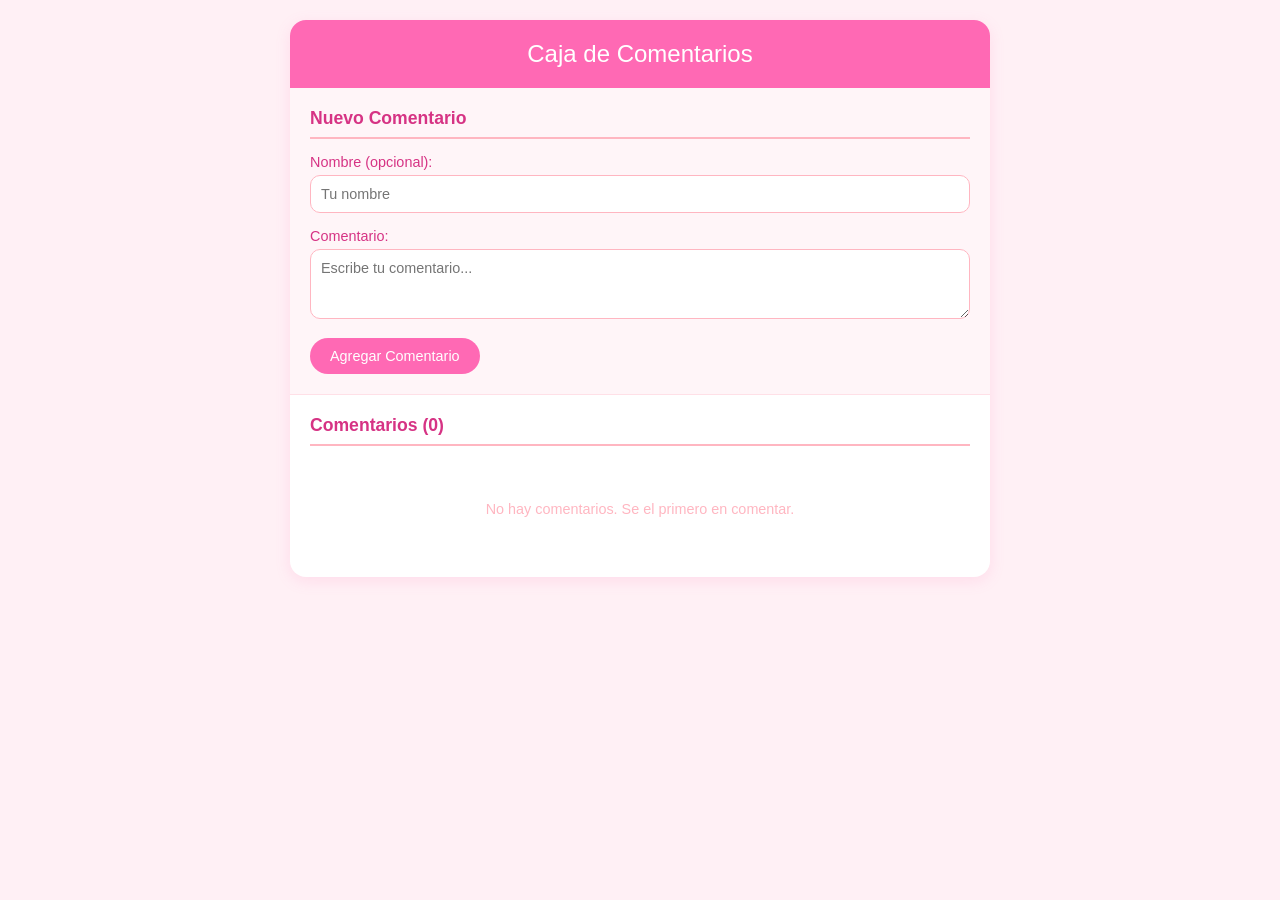
<file: clase07/index.html>
<!DOCTYPE html>
<html lang="es">
<head>
    <meta charset="UTF-8">
    <meta name="viewport" content="width=device-width, initial-scale=1.0">
    <title>Caja de Comentarios</title>
    <link rel="stylesheet" href="style.css">
</head>
<body>
    <div class="container">
        <h1>Caja de Comentarios</h1>
        
        <div class="form-section">
            <h2>Nuevo Comentario</h2>
            <form id="commentForm">
                <div class="form-group">
                    <label for="nameInput">Nombre (opcional):</label>
                    <input type="text" id="nameInput" placeholder="Tu nombre" maxlength="50">
                </div>
                <div class="form-group">
                    <label for="commentInput">Comentario:</label>
                    <textarea id="commentInput" rows="3" placeholder="Escribe tu comentario..." required></textarea>
                </div>
                <button type="submit" id="submitBtn">Agregar Comentario</button>
            </form>
        </div>

        <div class="comments-section">
            <h2>Comentarios <span id="commentCount">(0)</span></h2>
            <div id="commentsList" class="comments-list">
                <div class="empty-message">No hay comentarios. Se el primero en comentar.</div>
            </div>
        </div>
    </div>

    <script src="script.js"></script>
</body>
</html>
</file>
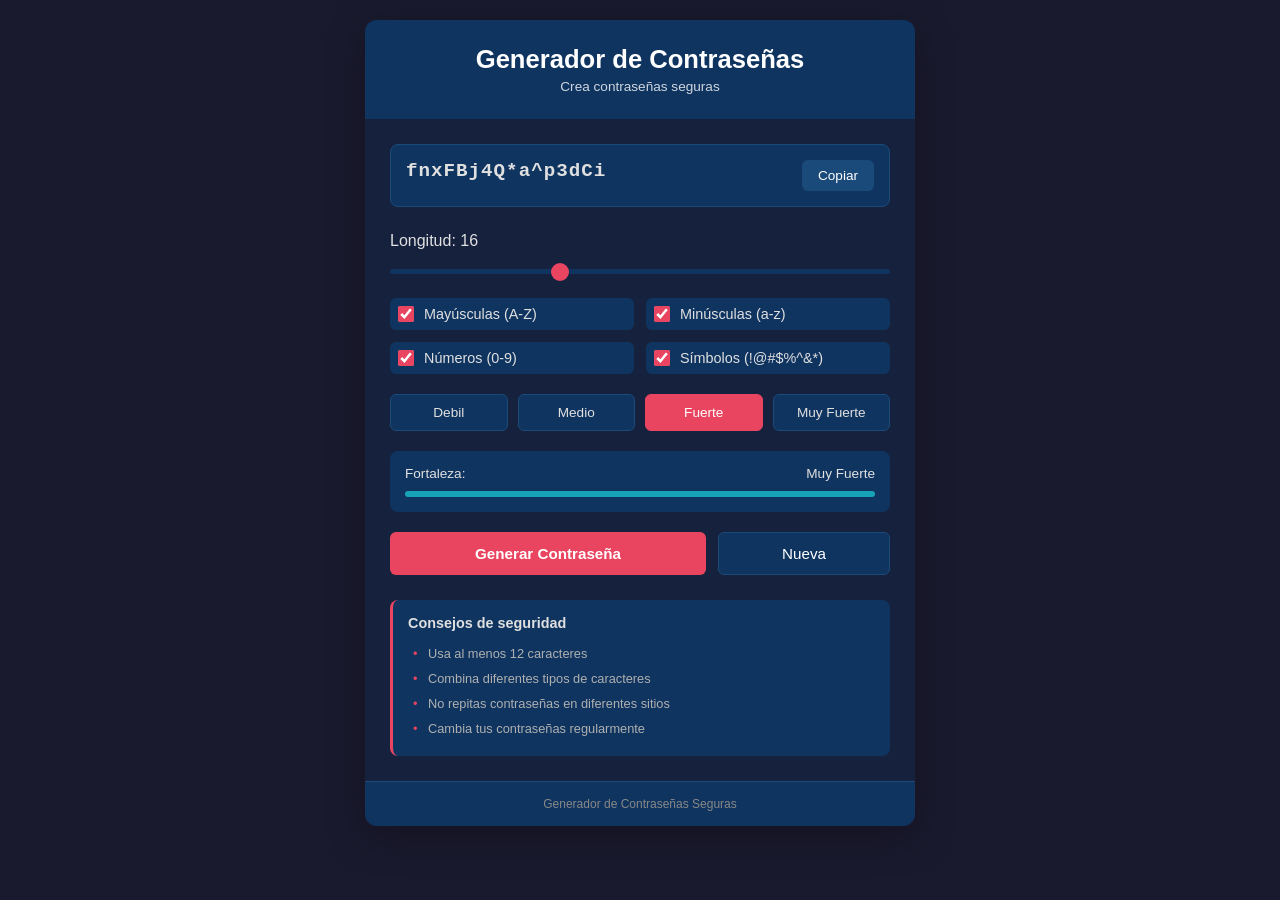
<file: clase08/index.html>
<!DOCTYPE html>
<html lang="es">
<head>
    <meta charset="UTF-8">
    <meta name="viewport" content="width=device-width, initial-scale=1.0">
    <title>Generador de Contraseñas</title>
    <link rel="stylesheet" href="style.css">
</head>
<body>
    <div class="container">
        <header>
            <h1>Generador de Contraseñas</h1>
            <p>Crea contraseñas seguras</p>
        </header>

        <main>
            <!-- Contraseña generada -->
            <div class="password-area">
                <div class="password-box">
                    <span id="passwordOutput">········</span>
                    <button id="copyBtn" class="copy-btn">Copiar</button>
                </div>
            </div>

            <!-- Longitud -->
            <div class="control-group">
                <label for="lengthSlider">Longitud: <span id="lengthValue">16</span></label>
                <input type="range" id="lengthSlider" min="8" max="32" value="16" step="1">
            </div>

            <!-- Opciones -->
            <div class="options">
                <label class="option">
                    <input type="checkbox" id="includeUppercase" checked>
                    Mayúsculas (A-Z)
                </label>
                <label class="option">
                    <input type="checkbox" id="includeLowercase" checked>
                    Minúsculas (a-z)
                </label>
                <label class="option">
                    <input type="checkbox" id="includeNumbers" checked>
                    Números (0-9)
                </label>
                <label class="option">
                    <input type="checkbox" id="includeSymbols" checked>
                    Símbolos (!@#$%^&*)
                </label>
            </div>

            <!-- Nivel de seguridad -->
            <div class="security-levels">
                <button class="security-btn" data-level="weak">Debil</button>
                <button class="security-btn" data-level="medium">Medio</button>
                <button class="security-btn active" data-level="strong">Fuerte</button>
                <button class="security-btn" data-level="very-strong">Muy Fuerte</button>
            </div>

            <!-- Medidor de fortaleza -->
            <div class="strength-meter">
                <div class="strength-info">
                    <span>Fortaleza:</span>
                    <span id="strengthText">Fuerte</span>
                </div>
                <div class="strength-bar">
                    <div id="strengthBar" class="strength-fill strong"></div>
                </div>
            </div>

            <!-- Botones -->
            <div class="buttons">
                <button id="generateBtn" class="btn-primary">Generar Contraseña</button>
                <button id="refreshBtn" class="btn-secondary">Nueva</button>
            </div>

            <!-- Consejos -->
            <div class="tips">
                <h3>Consejos de seguridad</h3>
                <ul>
                    <li>Usa al menos 12 caracteres</li>
                    <li>Combina diferentes tipos de caracteres</li>
                    <li>No repitas contraseñas en diferentes sitios</li>
                    <li>Cambia tus contraseñas regularmente</li>
                </ul>
            </div>
        </main>

        <footer>
            <p>Generador de Contraseñas Seguras</p>
        </footer>
    </div>

    <script src="script.js"></script>
</body>
</html>
</file>
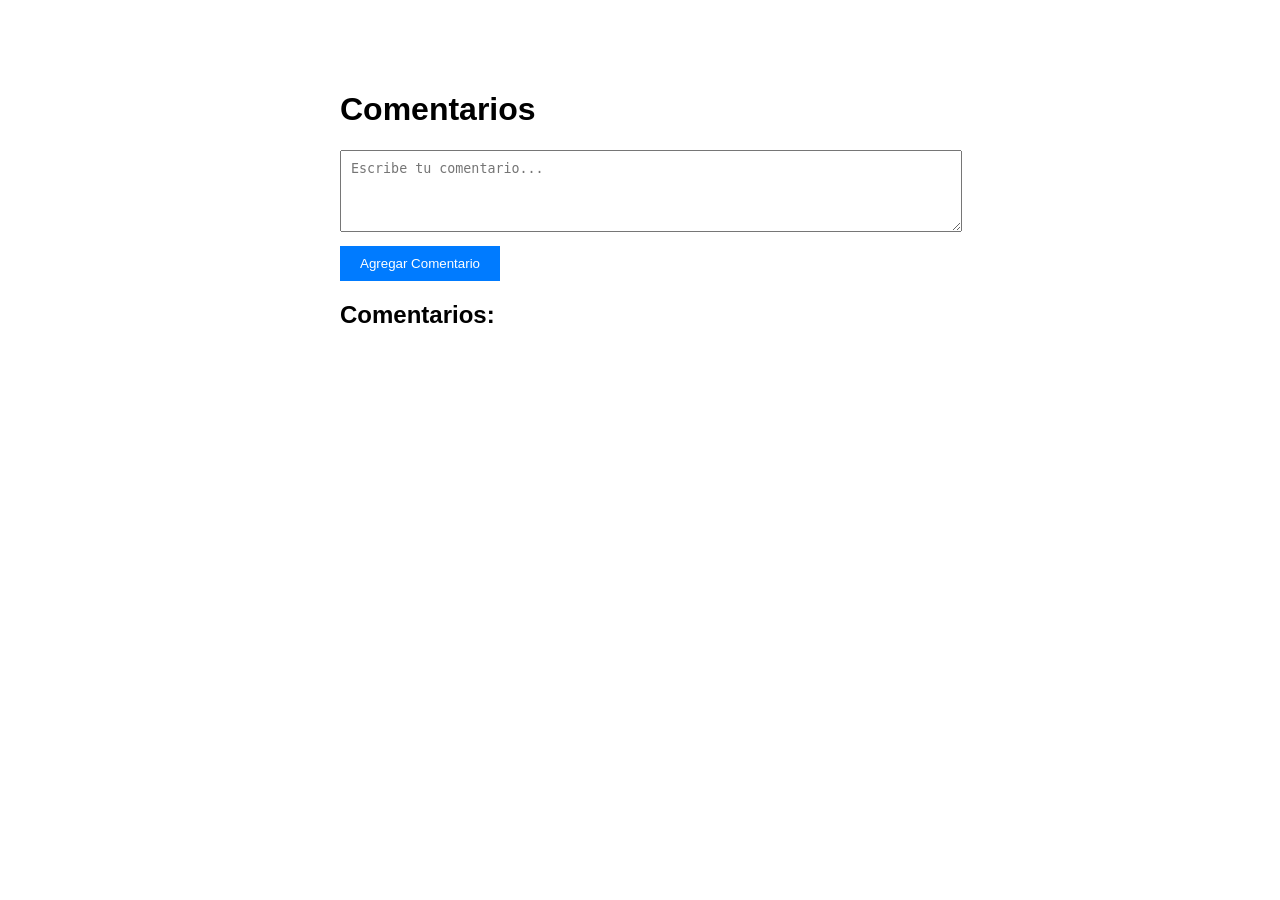
<file: clase06.html>
<!DOCTYPE html>
<html lang="es">
<head>
    <meta charset="UTF-8">
    <title>Caja de Comentarios - Simple</title>
    <style>
        body {
            font-family: Arial, sans-serif;
            max-width: 600px;
            margin: 50px auto;
            padding: 20px;
        }
        .comentario {
            background: #f0f0f0;
            padding: 10px;
            margin: 10px 0;
            border-radius: 5px;
        }
        textarea {
            width: 100%;
            padding: 10px;
        }
        button {
            margin-top: 10px;
            padding: 10px 20px;
            background: #007bff;
            color: white;
            border: none;
            cursor: pointer;
        }
        button:hover {
            background: #0056b3;
        }
        .btn-eliminar {
            background: #dc3545;
            margin-left: 10px;
        }
    </style>
</head>
<body>
    <h1>Comentarios</h1>
    
    <textarea id="comentarioInput" rows="4" placeholder="Escribe tu comentario..."></textarea>
    <br>
    <button id="agregarBtn">Agregar Comentario</button>
    
    <h2>Comentarios:</h2>
    <div id="comentariosLista"></div>

    <script>
        const comentariosLista = document.getElementById('comentariosLista');
        const comentarioInput = document.getElementById('comentarioInput');
        const agregarBtn = document.getElementById('agregarBtn');

        function agregarComentario() {
            const texto = comentarioInput.value.trim();
            if (texto === '') {
                alert('Escribe un comentario');
                return;
            }

            const comentarioDiv = document.createElement('div');
            comentarioDiv.className = 'comentario';
            
            const fecha = new Date().toLocaleString();
            
            comentarioDiv.innerHTML = `
                <p>${texto}</p>
                <small>${fecha}</small>
                <button class="btn-eliminar" onclick="this.parentElement.remove()">Eliminar</button>
            `;
            
            comentariosLista.appendChild(comentarioDiv);
            comentarioInput.value = '';
        }

        agregarBtn.addEventListener('click', agregarComentario);
        
        // Permitir Enter para agregar
        comentarioInput.addEventListener('keypress', (e) => {
            if (e.key === 'Enter' && !e.shiftKey) {
                e.preventDefault();
                agregarComentario();
            }
        });
    </script>
</body>
</html>
</file>
<file: clase07/style.css>
* {
    margin: 0;
    padding: 0;
    box-sizing: border-box;
}

body {
    font-family: 'Segoe UI', Tahoma, Geneva, Verdana, sans-serif;
    background: #fff0f5;
    min-height: 100vh;
    padding: 20px;
}

.container {
    max-width: 700px;
    margin: 0 auto;
    background: white;
    border-radius: 16px;
    box-shadow: 0 4px 15px rgba(255, 105, 180, 0.15);
    overflow: hidden;
}

h1 {
    background: #ff69b4;
    color: white;
    padding: 20px;
    font-size: 1.5rem;
    text-align: center;
    font-weight: 500;
}

h2 {
    font-size: 1.1rem;
    color: #d63384;
    margin-bottom: 15px;
    padding-bottom: 8px;
    border-bottom: 2px solid #ffb6c1;
}

.form-section {
    padding: 20px;
    background: #fff5f8;
    border-bottom: 1px solid #ffe0e7;
}

.form-group {
    margin-bottom: 15px;
}

label {
    display: block;
    margin-bottom: 5px;
    color: #d63384;
    font-weight: 500;
    font-size: 0.9rem;
}

input, textarea {
    width: 100%;
    padding: 10px;
    border: 1px solid #ffb6c1;
    border-radius: 10px;
    font-size: 0.9rem;
    font-family: inherit;
    background: white;
}

input:focus, textarea:focus {
    outline: none;
    border-color: #ff69b4;
    box-shadow: 0 0 0 2px rgba(255, 105, 180, 0.1);
}

textarea {
    resize: vertical;
}

button {
    background: #ff69b4;
    color: white;
    border: none;
    padding: 10px 20px;
    border-radius: 25px;
    font-size: 0.9rem;
    cursor: pointer;
    transition: background 0.3s;
}

button:hover {
    background: #ff1493;
}

.comments-section {
    padding: 20px;
}

.comments-list {
    max-height: 500px;
    overflow-y: auto;
}

.empty-message {
    text-align: center;
    padding: 40px;
    color: #ffb6c1;
    font-size: 0.9rem;
}

.comment-card {
    background: #fff5f8;
    border-radius: 12px;
    padding: 15px;
    margin-bottom: 15px;
    border-left: 3px solid #ff69b4;
    transition: transform 0.2s;
}

.comment-card:hover {
    transform: translateX(3px);
    box-shadow: 0 2px 8px rgba(255, 105, 180, 0.1);
}

.comment-header {
    display: flex;
    justify-content: space-between;
    align-items: center;
    margin-bottom: 10px;
    flex-wrap: wrap;
    gap: 8px;
}

.comment-author {
    font-weight: bold;
    color: #d63384;
    font-size: 0.9rem;
}

.comment-author.anonymous {
    color: #ffb6c1;
    font-style: italic;
}

.comment-date {
    font-size: 0.7rem;
    color: #ffb6c1;
}

.comment-text {
    color: #6c5b7b;
    line-height: 1.4;
    margin-bottom: 10px;
    word-wrap: break-word;
    font-size: 0.9rem;
}

.delete-btn {
    background: #ffb6c1;
    color: #d63384;
    border: none;
    padding: 5px 12px;
    border-radius: 20px;
    font-size: 0.7rem;
    cursor: pointer;
    transition: background 0.3s;
}

.delete-btn:hover {
    background: #ff69b4;
    color: white;
}

@media (max-width: 500px) {
    .container {
        border-radius: 12px;
    }
    
    h1 {
        font-size: 1.3rem;
        padding: 15px;
    }
    
    .form-section, .comments-section {
        padding: 15px;
    }
    
    .comment-header {
        flex-direction: column;
        align-items: flex-start;
    }
}
</file>
<file: clase08/style.css>
* {
    margin: 0;
    padding: 0;
    box-sizing: border-box;
}

body {
    font-family: 'Segoe UI', Tahoma, Geneva, Verdana, sans-serif;
    background: #1a1a2e;
    min-height: 100vh;
    padding: 20px;
}

.container {
    max-width: 550px;
    margin: 0 auto;
    background: #16213e;
    border-radius: 12px;
    box-shadow: 0 10px 40px rgba(0, 0, 0, 0.3);
    overflow: hidden;
}

header {
    background: #0f3460;
    color: white;
    padding: 25px;
    text-align: center;
}

header h1 {
    font-size: 1.6rem;
    margin-bottom: 5px;
}

header p {
    opacity: 0.8;
    font-size: 0.85rem;
}

main {
    padding: 25px;
}

/* Área de contraseña */
.password-area {
    margin-bottom: 25px;
}

.password-box {
    display: flex;
    gap: 10px;
    background: #0f3460;
    border-radius: 8px;
    padding: 15px;
    border: 1px solid #1a4a7a;
}

.password-box span {
    font-family: 'Courier New', monospace;
    font-size: 1.2rem;
    font-weight: 600;
    color: #e0e0e0;
    word-break: break-all;
    flex: 1;
    letter-spacing: 1px;
}

.copy-btn {
    background: #1a4a7a;
    color: white;
    border: none;
    padding: 8px 16px;
    border-radius: 6px;
    cursor: pointer;
    font-size: 0.85rem;
    transition: background 0.3s;
}

.copy-btn:hover {
    background: #2a5a8a;
}

/* Controles */
.control-group {
    margin-bottom: 20px;
}

.control-group label {
    display: block;
    margin-bottom: 10px;
    color: #e0e0e0;
    font-weight: 500;
}

input[type="range"] {
    width: 100%;
    height: 5px;
    -webkit-appearance: none;
    background: #0f3460;
    border-radius: 5px;
    outline: none;
}

input[type="range"]::-webkit-slider-thumb {
    -webkit-appearance: none;
    width: 18px;
    height: 18px;
    background: #e94560;
    border-radius: 50%;
    cursor: pointer;
}

/* Opciones */
.options {
    display: grid;
    grid-template-columns: repeat(2, 1fr);
    gap: 12px;
    margin-bottom: 20px;
}

.option {
    display: flex;
    align-items: center;
    gap: 10px;
    color: #e0e0e0;
    font-size: 0.9rem;
    cursor: pointer;
    padding: 8px;
    background: #0f3460;
    border-radius: 6px;
}

.option input {
    width: 16px;
    height: 16px;
    cursor: pointer;
    accent-color: #e94560;
}

/* Niveles de seguridad */
.security-levels {
    display: grid;
    grid-template-columns: repeat(4, 1fr);
    gap: 10px;
    margin-bottom: 20px;
}

.security-btn {
    padding: 10px;
    background: #0f3460;
    border: 1px solid #1a4a7a;
    color: #e0e0e0;
    border-radius: 6px;
    cursor: pointer;
    font-size: 0.85rem;
    transition: all 0.3s;
}

.security-btn:hover {
    background: #1a4a7a;
}

.security-btn.active {
    background: #e94560;
    border-color: #e94560;
    color: white;
}

/* Medidor de fortaleza */
.strength-meter {
    background: #0f3460;
    padding: 15px;
    border-radius: 8px;
    margin-bottom: 20px;
}

.strength-info {
    display: flex;
    justify-content: space-between;
    margin-bottom: 10px;
    color: #e0e0e0;
    font-size: 0.85rem;
}

.strength-bar {
    height: 6px;
    background: #1a4a7a;
    border-radius: 3px;
    overflow: hidden;
}

.strength-fill {
    height: 100%;
    width: 0%;
    transition: width 0.3s;
}

.strength-fill.weak {
    width: 25%;
    background: #dc3545;
}

.strength-fill.medium {
    width: 50%;
    background: #ffc107;
}

.strength-fill.strong {
    width: 75%;
    background: #28a745;
}

.strength-fill.very-strong {
    width: 100%;
    background: #17a2b8;
}

/* Botones */
.buttons {
    display: flex;
    gap: 12px;
    margin-bottom: 25px;
}

.btn-primary {
    flex: 2;
    background: #e94560;
    color: white;
    border: none;
    padding: 12px;
    border-radius: 6px;
    font-size: 0.95rem;
    font-weight: 600;
    cursor: pointer;
    transition: background 0.3s;
}

.btn-primary:hover {
    background: #d63a55;
}

.btn-secondary {
    flex: 1;
    background: #0f3460;
    color: white;
    border: 1px solid #1a4a7a;
    padding: 12px;
    border-radius: 6px;
    font-size: 0.95rem;
    cursor: pointer;
    transition: background 0.3s;
}

.btn-secondary:hover {
    background: #1a4a7a;
}

/* Consejos */
.tips {
    background: #0f3460;
    padding: 15px;
    border-radius: 8px;
    border-left: 3px solid #e94560;
}

.tips h3 {
    font-size: 0.9rem;
    margin-bottom: 10px;
    color: #e0e0e0;
}

.tips ul {
    list-style: none;
    padding-left: 0;
}

.tips li {
    padding: 5px 0;
    padding-left: 20px;
    position: relative;
    color: #b0b0b0;
    font-size: 0.8rem;
}

.tips li::before {
    content: "•";
    position: absolute;
    left: 5px;
    color: #e94560;
}

footer {
    background: #0f3460;
    padding: 15px;
    text-align: center;
    font-size: 0.75rem;
    color: #888;
    border-top: 1px solid #1a4a7a;
}

/* Responsive */
@media (max-width: 500px) {
    main {
        padding: 20px;
    }
    
    .options {
        grid-template-columns: 1fr;
    }
    
    .security-levels {
        grid-template-columns: repeat(2, 1fr);
    }
    
    .password-box span {
        font-size: 0.9rem;
    }
}
</file>
